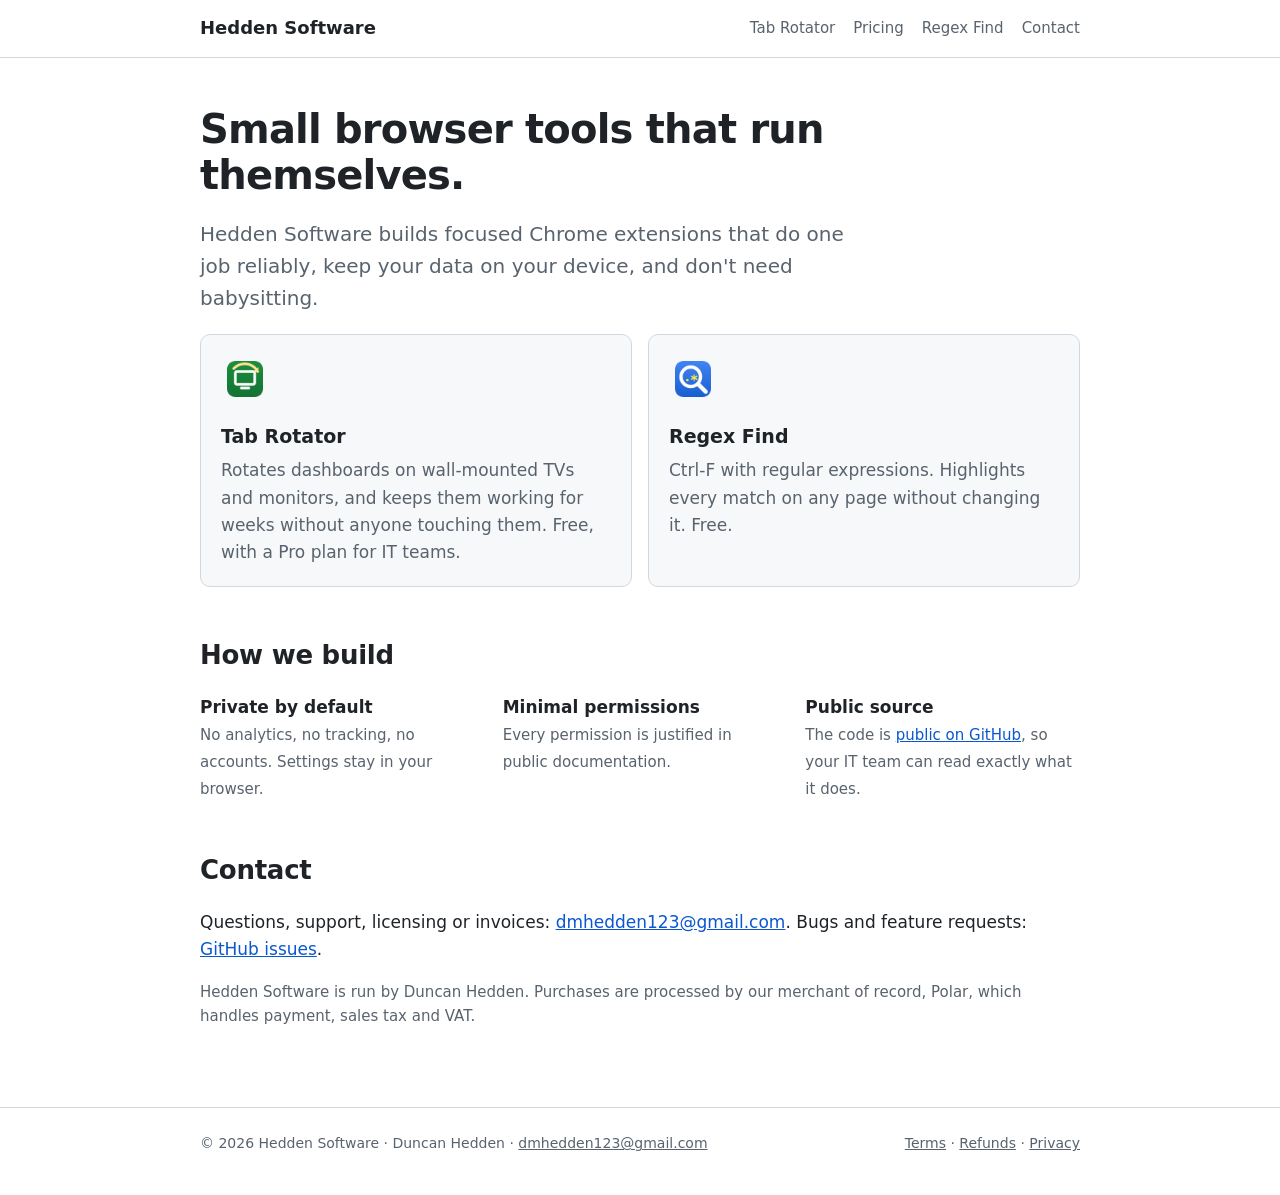
<file: index.html>
<!doctype html>
<html lang="en">
<head>
  <meta charset="utf-8">
  <meta name="viewport" content="width=device-width, initial-scale=1">
  <title>Hedden Software – browser extensions that just work</title>
  <meta name="description" content="Hedden Software makes small, private browser extensions: Tab Rotator for unattended dashboard screens, and Regex Find.">
  <link rel="icon" href="assets/tab-rotator.png">
  <link rel="stylesheet" href="style.css">
</head>
<body>
<header class="site"><div class="wrap">
  <a class="brand" href="index.html">Hedden Software</a>
  <nav><a href="tab-rotator.html">Tab Rotator</a><a href="tab-rotator.html#pricing">Pricing</a><a href="index.html#regex-find">Regex Find</a><a href="index.html#contact">Contact</a></nav>
</div></header>
<main><div class="wrap">
<h1>Small browser tools that run themselves.</h1>
<p class="lede">Hedden Software builds focused Chrome extensions that do one job reliably, keep your data on your device, and don't need babysitting.</p>

<div class="cards">
  <a class="card" href="tab-rotator.html" style="text-decoration:none;color:inherit">
    <img src="assets/tab-rotator.png" alt="">
    <h3>Tab Rotator</h3>
    <p>Rotates dashboards on wall-mounted TVs and monitors, and keeps them working for weeks without anyone touching them. Free, with a Pro plan for IT teams.</p>
  </a>
  <div class="card" id="regex-find">
    <img src="assets/regex-find.png" alt="">
    <h3>Regex Find</h3>
    <p>Ctrl-F with regular expressions. Highlights every match on any page without changing it. Free.</p>
  </div>
</div>

<h2>How we build</h2>
<ul class="features">
  <li><strong>Private by default</strong><span>No analytics, no tracking, no accounts. Settings stay in your browser.</span></li>
  <li><strong>Minimal permissions</strong><span>Every permission is justified in public documentation.</span></li>
  <li><strong>Public source</strong><span>The code is <a href="https://github.com/DuncanHedden/-chrome-extensions">public on GitHub</a>, so your IT team can read exactly what it does.</span></li>
</ul>

<h2 id="contact">Contact</h2>
<p>Questions, support, licensing or invoices: <a href="mailto:dmhedden123@gmail.com">dmhedden123@gmail.com</a>. Bugs and feature requests: <a href="https://github.com/DuncanHedden/-chrome-extensions/issues">GitHub issues</a>.</p>
<p class="note">Hedden Software is run by Duncan Hedden. Purchases are processed by our merchant of record, Polar, which handles payment, sales tax and VAT.</p>
</div></main>
<footer class="site"><div class="wrap">
  <span>© 2026 Hedden Software · Duncan Hedden · <a href="mailto:dmhedden123@gmail.com">dmhedden123@gmail.com</a></span>
  <span><a href="terms.html">Terms</a> · <a href="refunds.html">Refunds</a> · <a href="privacy.html">Privacy</a></span>
</div></footer>
</body>
</html>
</file>
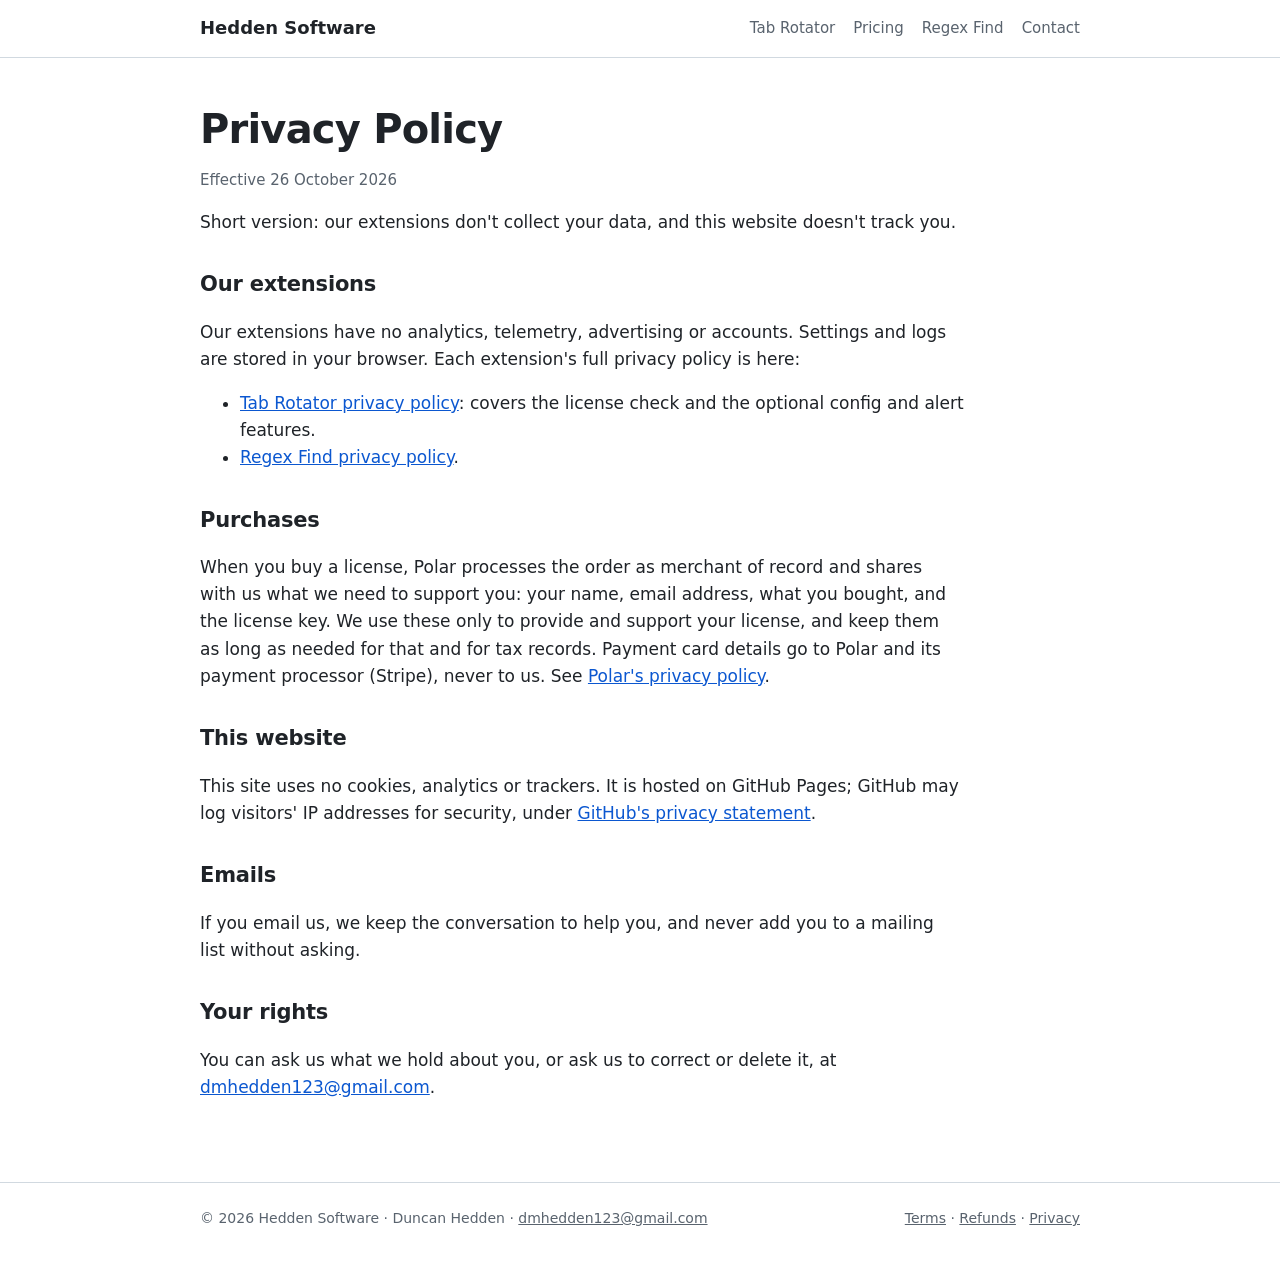
<file: privacy.html>
<!doctype html>
<html lang="en">
<head>
  <meta charset="utf-8">
  <meta name="viewport" content="width=device-width, initial-scale=1">
  <title>Privacy Policy – Hedden Software</title>
  <meta name="description" content="How Hedden Software and its extensions handle your data.">
  <link rel="icon" href="assets/tab-rotator.png">
  <link rel="stylesheet" href="style.css">
</head>
<body>
<header class="site"><div class="wrap">
  <a class="brand" href="index.html">Hedden Software</a>
  <nav><a href="tab-rotator.html">Tab Rotator</a><a href="tab-rotator.html#pricing">Pricing</a><a href="index.html#regex-find">Regex Find</a><a href="index.html#contact">Contact</a></nav>
</div></header>
<main><div class="wrap legal">
<h1>Privacy Policy</h1>
<p class="note">Effective 26 October 2026</p>
<p>Short version: our extensions don't collect your data, and this website doesn't track you.</p>

<h2>Our extensions</h2>
<p>Our extensions have no analytics, telemetry, advertising or accounts. Settings and logs are stored in your browser. Each extension's full privacy policy is here:</p>
<ul>
  <li><a href="https://github.com/DuncanHedden/-chrome-extensions/blob/main/extensions/tab-rotator/store/privacy.md">Tab Rotator privacy policy</a>: covers the license check and the optional config and alert features.</li>
  <li><a href="https://github.com/DuncanHedden/-chrome-extensions/blob/main/extensions/regex-find/store/privacy.md">Regex Find privacy policy</a>.</li>
</ul>

<h2>Purchases</h2>
<p>When you buy a license, Polar processes the order as merchant of record and shares with us what we need to support you: your name, email address, what you bought, and the license key. We use these only to provide and support your license, and keep them as long as needed for that and for tax records. Payment card details go to Polar and its payment processor (Stripe), never to us. See <a href="https://polar.sh/legal/privacy-policy">Polar's privacy policy</a>.</p>

<h2>This website</h2>
<p>This site uses no cookies, analytics or trackers. It is hosted on GitHub Pages; GitHub may log visitors' IP addresses for security, under <a href="https://docs.github.com/en/site-policy/privacy-policies/github-general-privacy-statement">GitHub's privacy statement</a>.</p>

<h2>Emails</h2>
<p>If you email us, we keep the conversation to help you, and never add you to a mailing list without asking.</p>

<h2>Your rights</h2>
<p>You can ask us what we hold about you, or ask us to correct or delete it, at <a href="mailto:dmhedden123@gmail.com">dmhedden123@gmail.com</a>.</p>
</div></main>
<footer class="site"><div class="wrap">
  <span>© 2026 Hedden Software · Duncan Hedden · <a href="mailto:dmhedden123@gmail.com">dmhedden123@gmail.com</a></span>
  <span><a href="terms.html">Terms</a> · <a href="refunds.html">Refunds</a> · <a href="privacy.html">Privacy</a></span>
</div></footer>
</body>
</html>
</file>
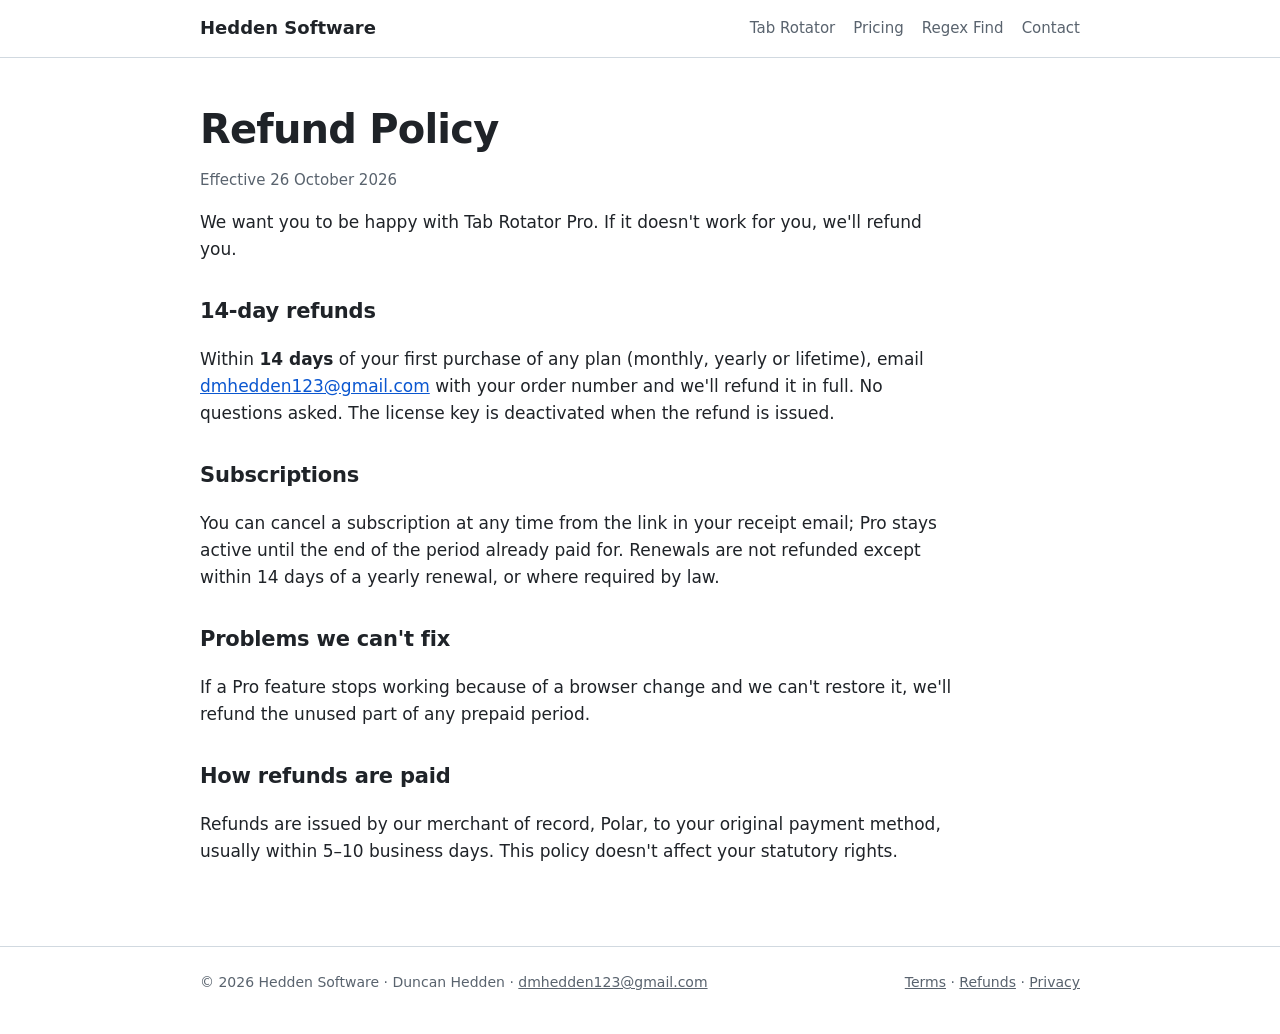
<file: refunds.html>
<!doctype html>
<html lang="en">
<head>
  <meta charset="utf-8">
  <meta name="viewport" content="width=device-width, initial-scale=1">
  <title>Refund Policy – Hedden Software</title>
  <meta name="description" content="Refund policy for Hedden Software purchases.">
  <link rel="icon" href="assets/tab-rotator.png">
  <link rel="stylesheet" href="style.css">
</head>
<body>
<header class="site"><div class="wrap">
  <a class="brand" href="index.html">Hedden Software</a>
  <nav><a href="tab-rotator.html">Tab Rotator</a><a href="tab-rotator.html#pricing">Pricing</a><a href="index.html#regex-find">Regex Find</a><a href="index.html#contact">Contact</a></nav>
</div></header>
<main><div class="wrap legal">
<h1>Refund Policy</h1>
<p class="note">Effective 26 October 2026</p>
<p>We want you to be happy with Tab Rotator Pro. If it doesn't work for you, we'll refund you.</p>

<h2>14-day refunds</h2>
<p>Within <strong>14 days</strong> of your first purchase of any plan (monthly, yearly or lifetime), email <a href="mailto:dmhedden123@gmail.com">dmhedden123@gmail.com</a> with your order number and we'll refund it in full. No questions asked. The license key is deactivated when the refund is issued.</p>

<h2>Subscriptions</h2>
<p>You can cancel a subscription at any time from the link in your receipt email; Pro stays active until the end of the period already paid for. Renewals are not refunded except within 14 days of a yearly renewal, or where required by law.</p>

<h2>Problems we can't fix</h2>
<p>If a Pro feature stops working because of a browser change and we can't restore it, we'll refund the unused part of any prepaid period.</p>

<h2>How refunds are paid</h2>
<p>Refunds are issued by our merchant of record, Polar, to your original payment method, usually within 5–10 business days. This policy doesn't affect your statutory rights.</p>
</div></main>
<footer class="site"><div class="wrap">
  <span>© 2026 Hedden Software · Duncan Hedden · <a href="mailto:dmhedden123@gmail.com">dmhedden123@gmail.com</a></span>
  <span><a href="terms.html">Terms</a> · <a href="refunds.html">Refunds</a> · <a href="privacy.html">Privacy</a></span>
</div></footer>
</body>
</html>
</file>
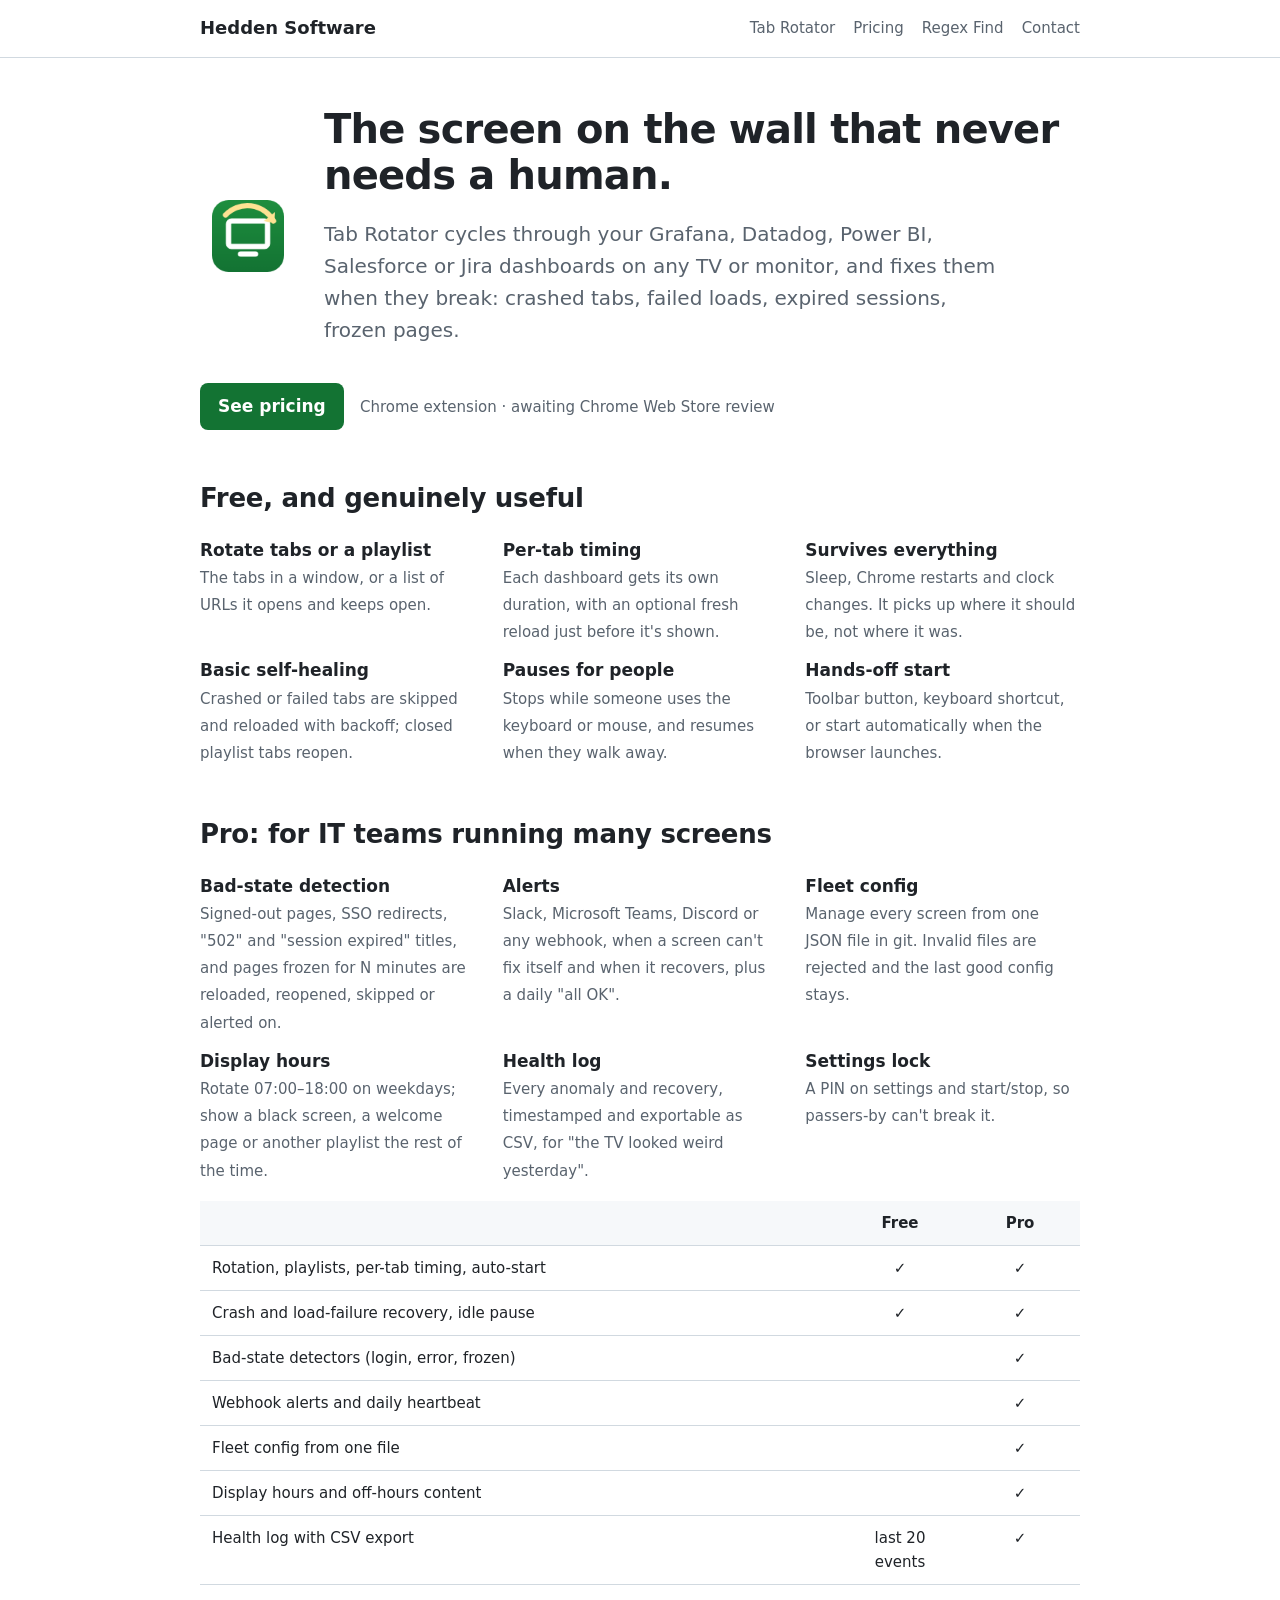
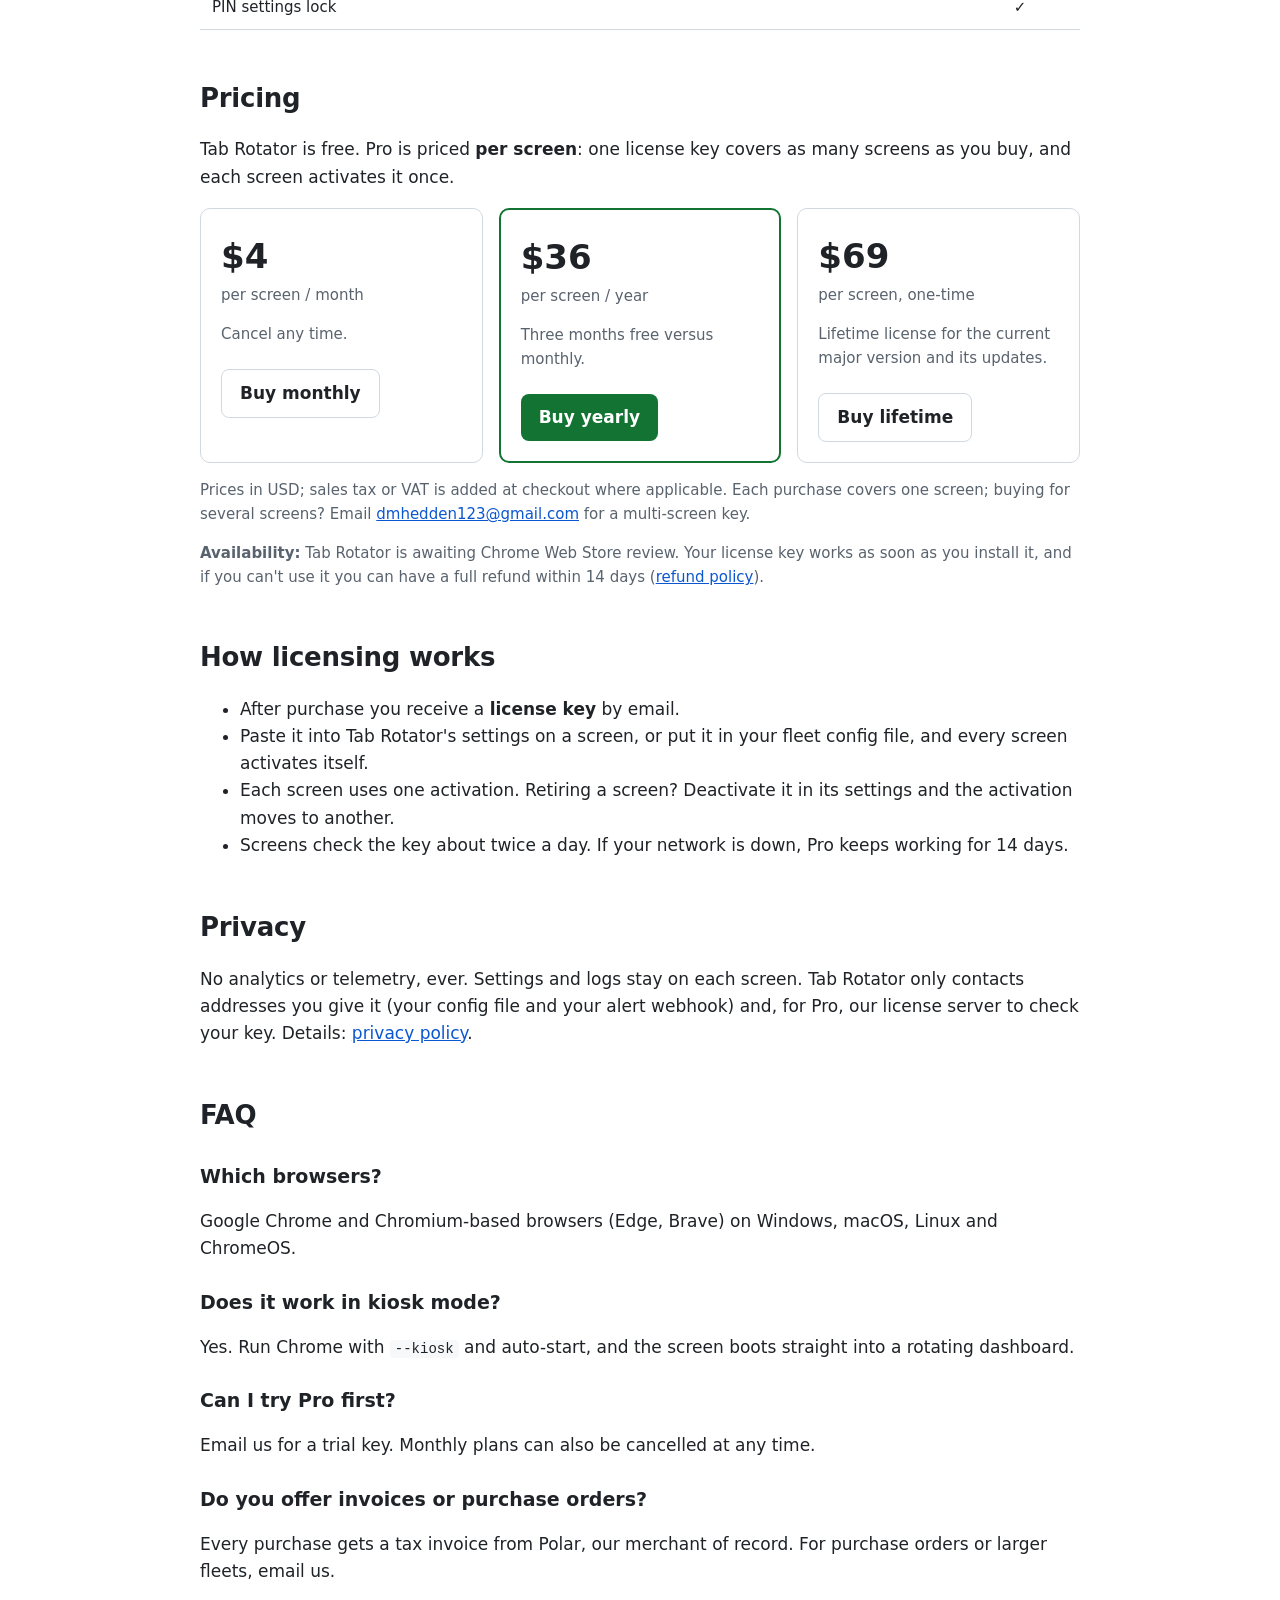
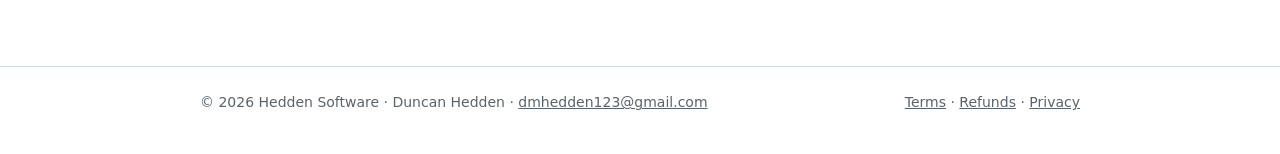
<file: tab-rotator.html>
<!doctype html>
<html lang="en">
<head>
  <meta charset="utf-8">
  <meta name="viewport" content="width=device-width, initial-scale=1">
  <title>Tab Rotator – self-healing dashboard rotation for TVs and wall screens</title>
  <meta name="description" content="Automatically rotate tabs on TVs and dashboards. Self-healing, schedules, alerts and fleet config for IT teams.">
  <link rel="icon" href="assets/tab-rotator.png">
  <link rel="stylesheet" href="style.css">
</head>
<body>
<header class="site"><div class="wrap">
  <a class="brand" href="index.html">Hedden Software</a>
  <nav><a href="tab-rotator.html">Tab Rotator</a><a href="tab-rotator.html#pricing">Pricing</a><a href="index.html#regex-find">Regex Find</a><a href="index.html#contact">Contact</a></nav>
</div></header>
<main><div class="wrap">
<div class="hero">
  <img src="assets/tab-rotator.png" alt="">
  <div>
    <h1>The screen on the wall that never needs a human.</h1>
    <p class="lede">Tab Rotator cycles through your Grafana, Datadog, Power BI, Salesforce or Jira dashboards on any TV or monitor, and fixes them when they break: crashed tabs, failed loads, expired sessions, frozen pages.</p>
  </div>
</div>
<p><a class="button" href="#pricing">See pricing</a> &nbsp; <span class="note">Chrome extension · awaiting Chrome Web Store review</span></p>

<h2>Free, and genuinely useful</h2>
<ul class="features">
  <li><strong>Rotate tabs or a playlist</strong><span>The tabs in a window, or a list of URLs it opens and keeps open.</span></li>
  <li><strong>Per-tab timing</strong><span>Each dashboard gets its own duration, with an optional fresh reload just before it's shown.</span></li>
  <li><strong>Survives everything</strong><span>Sleep, Chrome restarts and clock changes. It picks up where it should be, not where it was.</span></li>
  <li><strong>Basic self-healing</strong><span>Crashed or failed tabs are skipped and reloaded with backoff; closed playlist tabs reopen.</span></li>
  <li><strong>Pauses for people</strong><span>Stops while someone uses the keyboard or mouse, and resumes when they walk away.</span></li>
  <li><strong>Hands-off start</strong><span>Toolbar button, keyboard shortcut, or start automatically when the browser launches.</span></li>
</ul>

<h2>Pro: for IT teams running many screens</h2>
<ul class="features">
  <li><strong>Bad-state detection</strong><span>Signed-out pages, SSO redirects, "502" and "session expired" titles, and pages frozen for N minutes are reloaded, reopened, skipped or alerted on.</span></li>
  <li><strong>Alerts</strong><span>Slack, Microsoft Teams, Discord or any webhook, when a screen can't fix itself and when it recovers, plus a daily "all OK".</span></li>
  <li><strong>Fleet config</strong><span>Manage every screen from one JSON file in git. Invalid files are rejected and the last good config stays.</span></li>
  <li><strong>Display hours</strong><span>Rotate 07:00–18:00 on weekdays; show a black screen, a welcome page or another playlist the rest of the time.</span></li>
  <li><strong>Health log</strong><span>Every anomaly and recovery, timestamped and exportable as CSV, for "the TV looked weird yesterday".</span></li>
  <li><strong>Settings lock</strong><span>A PIN on settings and start/stop, so passers-by can't break it.</span></li>
</ul>

<table class="compare">
  <tr><th></th><th>Free</th><th>Pro</th></tr>
  <tr><td>Rotation, playlists, per-tab timing, auto-start</td><td>✓</td><td>✓</td></tr>
  <tr><td>Crash and load-failure recovery, idle pause</td><td>✓</td><td>✓</td></tr>
  <tr><td>Bad-state detectors (login, error, frozen)</td><td></td><td>✓</td></tr>
  <tr><td>Webhook alerts and daily heartbeat</td><td></td><td>✓</td></tr>
  <tr><td>Fleet config from one file</td><td></td><td>✓</td></tr>
  <tr><td>Display hours and off-hours content</td><td></td><td>✓</td></tr>
  <tr><td>Health log with CSV export</td><td>last 20 events</td><td>✓</td></tr>
  <tr><td>PIN settings lock</td><td></td><td>✓</td></tr>
</table>

<h2 id="pricing">Pricing</h2>
<p>Tab Rotator is free. Pro is priced <strong>per screen</strong>: one license key covers as many screens as you buy, and each screen activates it once.</p>
<div class="prices">
  <div class="price"><div class="amount">$4</div><div class="per">per screen / month</div><p class="note">Cancel any time.</p><a class="button secondary" href="https://buy.polar.sh/polar_cl_UTmhTG1gdwS8NjScbJrny6Hgjc2mu1n0Vzk3W1ogc2P">Buy monthly</a></div>
  <div class="price featured"><div class="amount">$36</div><div class="per">per screen / year</div><p class="note">Three months free versus monthly.</p><a class="button" href="https://buy.polar.sh/polar_cl_oUv0sKEDn6dM7N6rgXa13H9MnUlePFwJgKc5G2Mw1Ww">Buy yearly</a></div>
  <div class="price"><div class="amount">$69</div><div class="per">per screen, one-time</div><p class="note">Lifetime license for the current major version and its updates.</p><a class="button secondary" href="https://buy.polar.sh/polar_cl_bqD6U4oiazY84i32hFLv5h329g7UsgHWZVylw0384CD">Buy lifetime</a></div>
</div>
<p class="note">Prices in USD; sales tax or VAT is added at checkout where applicable. Each purchase covers one screen; buying for several screens? Email <a href="mailto:dmhedden123@gmail.com?subject=Tab%20Rotator%20Pro%20for%20multiple%20screens">dmhedden123@gmail.com</a> for a multi-screen key.</p>
<p class="note"><strong>Availability:</strong> Tab Rotator is awaiting Chrome Web Store review. Your license key works as soon as you install it, and if you can't use it you can have a full refund within 14 days (<a href="refunds.html">refund policy</a>).</p>

<h2>How licensing works</h2>
<ul>
  <li>After purchase you receive a <strong>license key</strong> by email.</li>
  <li>Paste it into Tab Rotator's settings on a screen, or put it in your fleet config file, and every screen activates itself.</li>
  <li>Each screen uses one activation. Retiring a screen? Deactivate it in its settings and the activation moves to another.</li>
  <li>Screens check the key about twice a day. If your network is down, Pro keeps working for 14 days.</li>
</ul>

<h2>Privacy</h2>
<p>No analytics or telemetry, ever. Settings and logs stay on each screen. Tab Rotator only contacts addresses you give it (your config file and your alert webhook) and, for Pro, our license server to check your key. Details: <a href="privacy.html">privacy policy</a>.</p>

<h2>FAQ</h2>
<h3>Which browsers?</h3>
<p>Google Chrome and Chromium-based browsers (Edge, Brave) on Windows, macOS, Linux and ChromeOS.</p>
<h3>Does it work in kiosk mode?</h3>
<p>Yes. Run Chrome with <code>--kiosk</code> and auto-start, and the screen boots straight into a rotating dashboard.</p>
<h3>Can I try Pro first?</h3>
<p>Email us for a trial key. Monthly plans can also be cancelled at any time.</p>
<h3>Do you offer invoices or purchase orders?</h3>
<p>Every purchase gets a tax invoice from Polar, our merchant of record. For purchase orders or larger fleets, email us.</p>
</div></main>
<footer class="site"><div class="wrap">
  <span>© 2026 Hedden Software · Duncan Hedden · <a href="mailto:dmhedden123@gmail.com">dmhedden123@gmail.com</a></span>
  <span><a href="terms.html">Terms</a> · <a href="refunds.html">Refunds</a> · <a href="privacy.html">Privacy</a></span>
</div></footer>
</body>
</html>
</file>
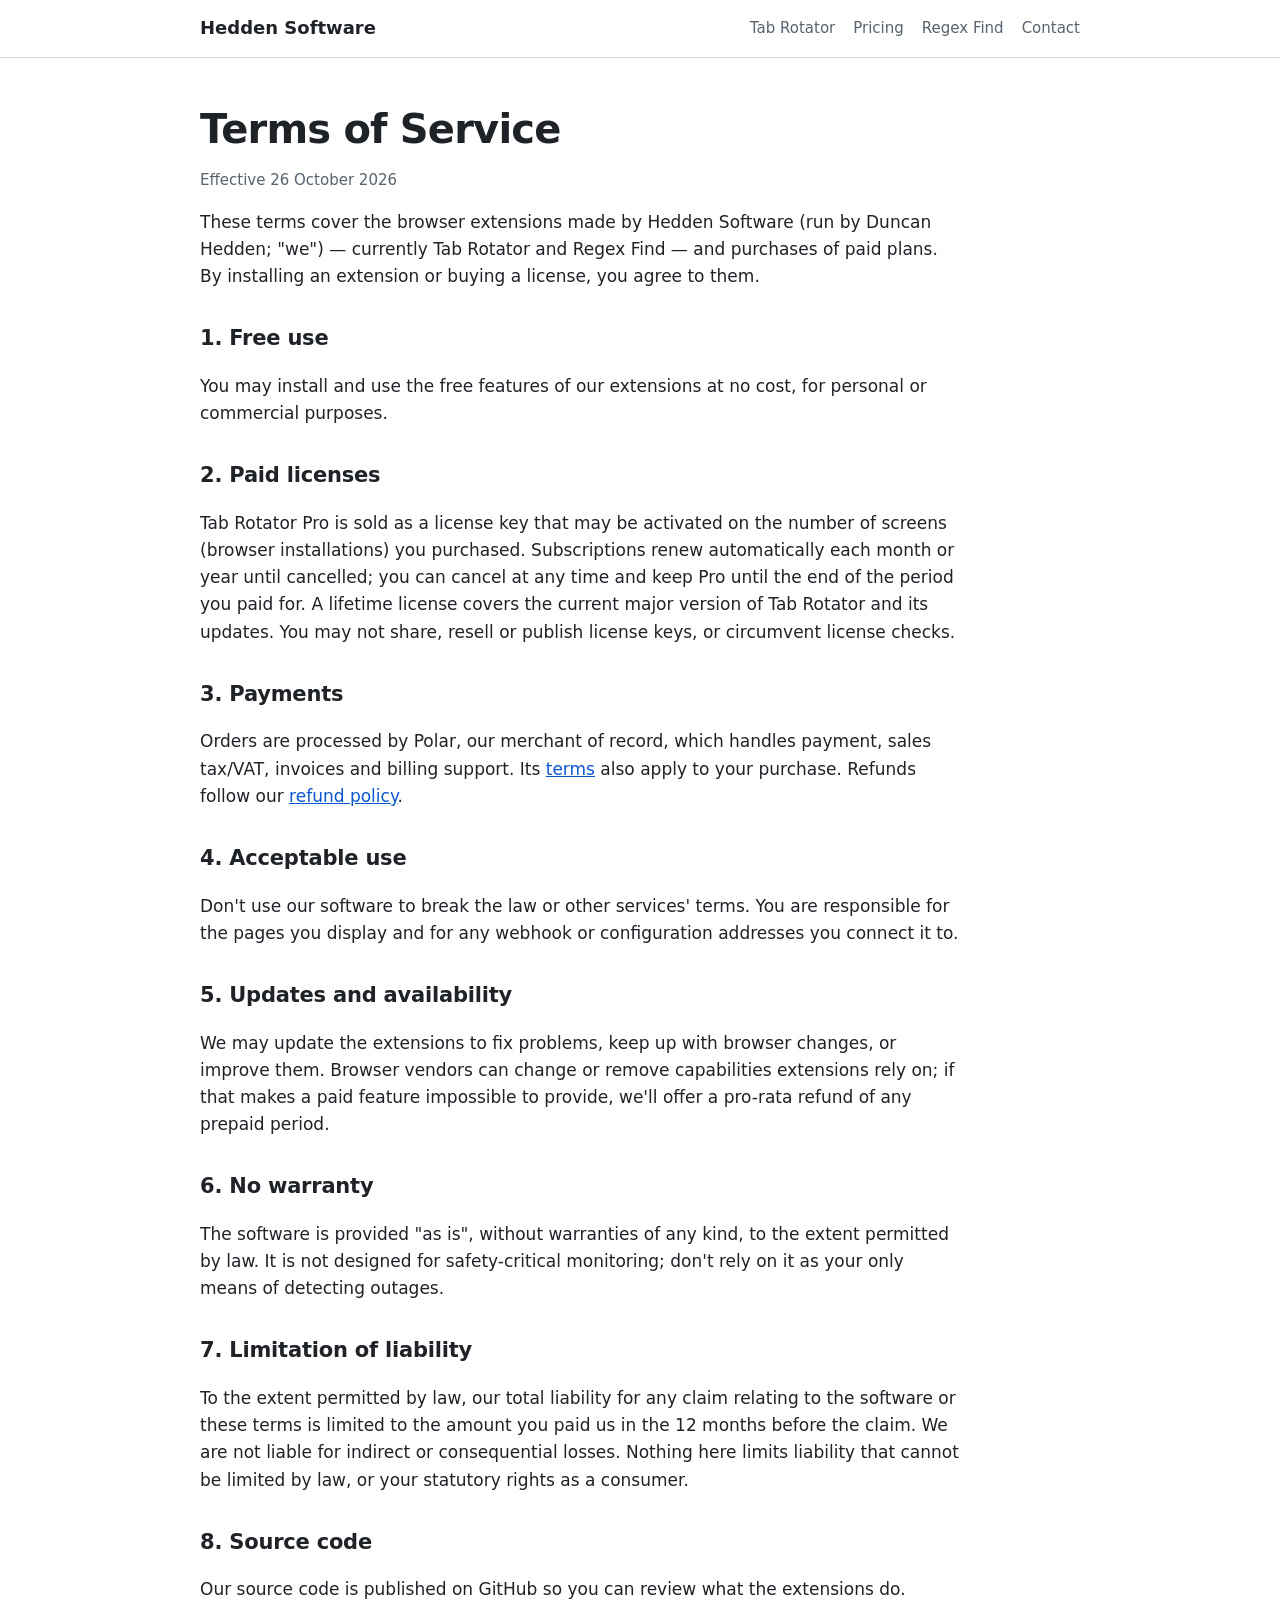
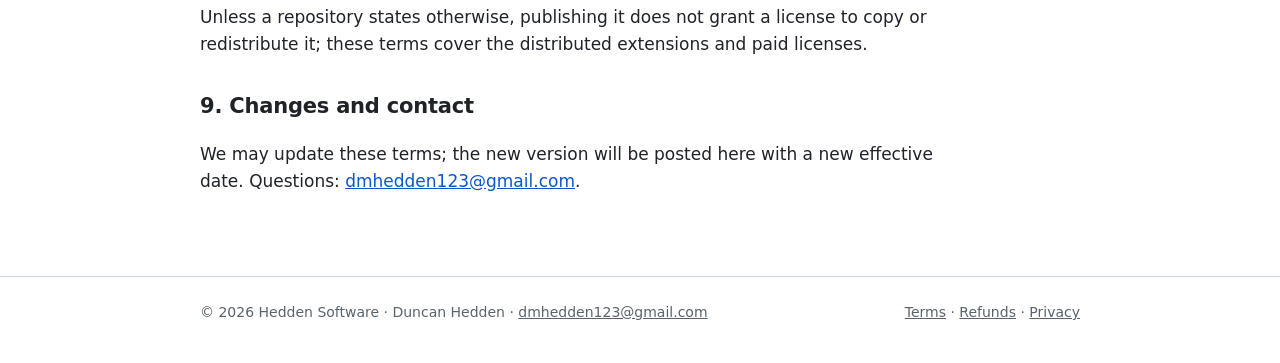
<file: terms.html>
<!doctype html>
<html lang="en">
<head>
  <meta charset="utf-8">
  <meta name="viewport" content="width=device-width, initial-scale=1">
  <title>Terms of Service – Hedden Software</title>
  <meta name="description" content="Terms for using and buying Hedden Software products.">
  <link rel="icon" href="assets/tab-rotator.png">
  <link rel="stylesheet" href="style.css">
</head>
<body>
<header class="site"><div class="wrap">
  <a class="brand" href="index.html">Hedden Software</a>
  <nav><a href="tab-rotator.html">Tab Rotator</a><a href="tab-rotator.html#pricing">Pricing</a><a href="index.html#regex-find">Regex Find</a><a href="index.html#contact">Contact</a></nav>
</div></header>
<main><div class="wrap legal">
<h1>Terms of Service</h1>
<p class="note">Effective 26 October 2026</p>
<p>These terms cover the browser extensions made by Hedden Software (run by Duncan Hedden; "we") — currently Tab Rotator and Regex Find — and purchases of paid plans. By installing an extension or buying a license, you agree to them.</p>

<h2>1. Free use</h2>
<p>You may install and use the free features of our extensions at no cost, for personal or commercial purposes.</p>

<h2>2. Paid licenses</h2>
<p>Tab Rotator Pro is sold as a license key that may be activated on the number of screens (browser installations) you purchased. Subscriptions renew automatically each month or year until cancelled; you can cancel at any time and keep Pro until the end of the period you paid for. A lifetime license covers the current major version of Tab Rotator and its updates. You may not share, resell or publish license keys, or circumvent license checks.</p>

<h2>3. Payments</h2>
<p>Orders are processed by Polar, our merchant of record, which handles payment, sales tax/VAT, invoices and billing support. Its <a href="https://polar.sh/legal">terms</a> also apply to your purchase. Refunds follow our <a href="refunds.html">refund policy</a>.</p>

<h2>4. Acceptable use</h2>
<p>Don't use our software to break the law or other services' terms. You are responsible for the pages you display and for any webhook or configuration addresses you connect it to.</p>

<h2>5. Updates and availability</h2>
<p>We may update the extensions to fix problems, keep up with browser changes, or improve them. Browser vendors can change or remove capabilities extensions rely on; if that makes a paid feature impossible to provide, we'll offer a pro-rata refund of any prepaid period.</p>

<h2>6. No warranty</h2>
<p>The software is provided "as is", without warranties of any kind, to the extent permitted by law. It is not designed for safety-critical monitoring; don't rely on it as your only means of detecting outages.</p>

<h2>7. Limitation of liability</h2>
<p>To the extent permitted by law, our total liability for any claim relating to the software or these terms is limited to the amount you paid us in the 12 months before the claim. We are not liable for indirect or consequential losses. Nothing here limits liability that cannot be limited by law, or your statutory rights as a consumer.</p>

<h2>8. Source code</h2>
<p>Our source code is published on GitHub so you can review what the extensions do. Unless a repository states otherwise, publishing it does not grant a license to copy or redistribute it; these terms cover the distributed extensions and paid licenses.</p>

<h2>9. Changes and contact</h2>
<p>We may update these terms; the new version will be posted here with a new effective date. Questions: <a href="mailto:dmhedden123@gmail.com">dmhedden123@gmail.com</a>.</p>
</div></main>
<footer class="site"><div class="wrap">
  <span>© 2026 Hedden Software · Duncan Hedden · <a href="mailto:dmhedden123@gmail.com">dmhedden123@gmail.com</a></span>
  <span><a href="terms.html">Terms</a> · <a href="refunds.html">Refunds</a> · <a href="privacy.html">Privacy</a></span>
</div></footer>
</body>
</html>
</file>
<file: style.css>
:root {
  --bg: #ffffff; --fg: #1f2328; --muted: #59636e; --border: #d1d9e0; --panel: #f6f8fa;
  --accent: #137333; --accent-fg: #ffffff; --link: #0b57d0;
  font: 17px/1.6 system-ui, -apple-system, "Segoe UI", Roboto, sans-serif;
}
@media (prefers-color-scheme: dark) {
  :root { --bg: #0d1117; --fg: #e6edf3; --muted: #9198a1; --border: #30363d; --panel: #151b23; --accent: #3fb950; --accent-fg: #0d1117; --link: #6cb6ff; }
}
* { box-sizing: border-box; }
body { margin: 0; background: var(--bg); color: var(--fg); }
a { color: var(--link); }
.wrap { max-width: 920px; margin: 0 auto; padding: 0 20px; }
header.site { border-bottom: 1px solid var(--border); }
header.site .wrap { display: flex; align-items: center; justify-content: space-between; gap: 16px; padding-top: 14px; padding-bottom: 14px; flex-wrap: wrap; }
header.site .brand { font-weight: 700; color: var(--fg); text-decoration: none; font-size: 18px; }
header.site nav { display: flex; gap: 18px; flex-wrap: wrap; }
header.site nav a { color: var(--muted); text-decoration: none; font-size: 15px; }
header.site nav a:hover { color: var(--fg); }
main { padding: 48px 0 64px; }
h1 { font-size: 40px; line-height: 1.15; margin: 0 0 16px; letter-spacing: -0.02em; }
h2 { font-size: 26px; margin: 48px 0 12px; letter-spacing: -0.01em; }
h3 { font-size: 19px; margin: 24px 0 6px; }
.lede { font-size: 20px; color: var(--muted); max-width: 680px; }
.hero { display: flex; gap: 28px; align-items: center; }
.hero img { width: 96px; height: 96px; flex: none; }
@media (max-width: 640px) { .hero { flex-direction: column; align-items: flex-start; } h1 { font-size: 32px; } }
.cards { display: grid; grid-template-columns: repeat(auto-fit, minmax(260px, 1fr)); gap: 16px; margin-top: 20px; }
.card { border: 1px solid var(--border); border-radius: 10px; padding: 20px; background: var(--panel); }
.card img { width: 48px; height: 48px; }
.card h3 { margin-top: 10px; }
.card p { margin: 6px 0 0; color: var(--muted); }
.features { display: grid; grid-template-columns: repeat(auto-fit, minmax(240px, 1fr)); gap: 12px 28px; padding: 0; list-style: none; }
.features li strong { display: block; }
.features li span { color: var(--muted); font-size: 15px; }
table.compare { width: 100%; border-collapse: collapse; margin-top: 12px; font-size: 15px; }
table.compare th, table.compare td { text-align: left; padding: 10px 12px; border-bottom: 1px solid var(--border); vertical-align: top; }
table.compare th { background: var(--panel); }
table.compare td:not(:first-child), table.compare th:not(:first-child) { text-align: center; width: 120px; }
.prices { display: grid; grid-template-columns: repeat(auto-fit, minmax(200px, 1fr)); gap: 16px; margin-top: 16px; }
.price { border: 1px solid var(--border); border-radius: 10px; padding: 20px; }
.price .amount { font-size: 34px; font-weight: 700; }
.price .per { color: var(--muted); font-size: 15px; }
.price.featured { border: 2px solid var(--accent); }
.button { display: inline-block; padding: 10px 18px; border-radius: 8px; background: var(--accent); color: var(--accent-fg); font-weight: 600; text-decoration: none; }
.button.secondary { background: transparent; color: var(--fg); border: 1px solid var(--border); }
.note { color: var(--muted); font-size: 15px; }
.shot { width: 100%; height: auto; border: 1px solid var(--border); border-radius: 10px; margin-top: 16px; }
.legal h2 { font-size: 21px; margin-top: 32px; }
.legal p, .legal li { max-width: 760px; }
footer.site { border-top: 1px solid var(--border); padding: 24px 0 40px; color: var(--muted); font-size: 14px; }
footer.site .wrap { display: flex; justify-content: space-between; gap: 16px; flex-wrap: wrap; }
footer.site a { color: var(--muted); }
code { font: 14px ui-monospace, SFMono-Regular, Menlo, Consolas, monospace; background: var(--panel); padding: 1px 5px; border-radius: 4px; }
.price .button { margin-top: 8px; }
</file>
